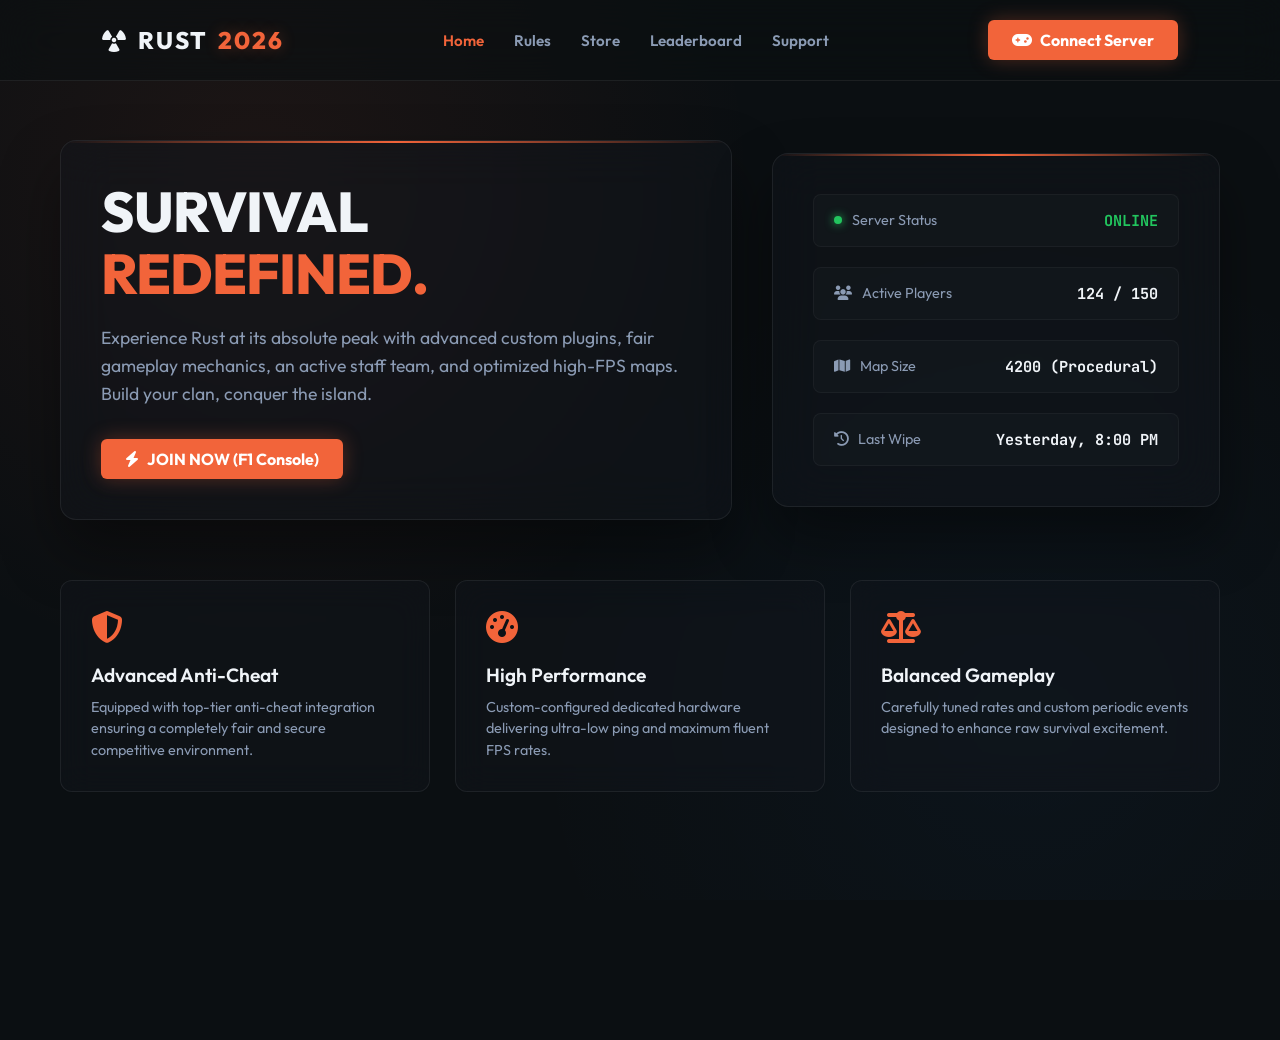
<file: index.html>
<!DOCTYPE html>
<html lang="en">
<head>
    <meta charset="UTF-8">
    <meta name="viewport" content="width=device-width, initial-scale=1.0">
    <title>Rust Server - 2026 Edition</title>
    <link href="https://fonts.googleapis.com/css2?family=Outfit:wght@300;400;600;800&family=JetBrains+Mono:wght@400;700&display=swap" rel="stylesheet">
    <link rel="stylesheet" href="https://cdnjs.cloudflare.com/ajax/libs/font-awesome/6.4.0/css/all.min.css">
    
    <style>
        :root {
            --bg-color: #0b0f12;
            --primary: #f2643a;
            --primary-glow: rgba(242, 100, 58, 0.3);
            --glass-bg: rgba(18, 24, 30, 0.45);
            --glass-border: rgba(255, 255, 255, 0.07);
            --text-main: #f0f4f8;
            --text-muted: #8b9bb4;
        }

        * {
            margin: 0;
            padding: 0;
            box-sizing: border-box;
        }

        body {
            background-color: var(--bg-color);
            background-image: 
                radial-gradient(circle at 20% 20%, rgba(242, 100, 58, 0.08) 0%, transparent 40%),
                radial-gradient(circle at 80% 80%, rgba(30, 144, 255, 0.04) 0%, transparent 40%),
                url('https://images.unsplash.com/photo-1542751371-adc38448a05e?q=80&w=2070&auto=format&fit=crop');
            background-size: cover;
            background-position: center;
            background-attachment: fixed;
            color: var(--text-main);
            font-family: 'Outfit', sans-serif;
            min-height: 100vh;
            overflow-x: hidden;
        }

        /* Navbar */
        nav {
            display: flex;
            justify-content: space-between;
            align-items: center;
            padding: 20px 8%;
            background: rgba(11, 15, 18, 0.6);
            backdrop-filter: blur(20px);
            -webkit-backdrop-filter: blur(20px);
            border-bottom: 1px solid var(--glass-border);
            position: fixed;
            top: 0;
            left: 0;
            right: 0;
            z-index: 1000;
        }

        .logo {
            font-size: 1.5rem;
            font-weight: 800;
            letter-spacing: 2px;
            color: var(--text-main);
            display: flex;
            align-items: center;
            gap: 10px;
            cursor: pointer;
        }

        .logo span {
            color: var(--primary);
            text-shadow: 0 0 15px var(--primary-glow);
        }

        .nav-links {
            display: flex;
            gap: 30px;
            list-style: none;
        }

        .nav-links a {
            text-decoration: none;
            color: var(--text-muted);
            font-weight: 600;
            transition: color 0.3s ease;
            font-size: 0.95rem;
            cursor: pointer;
        }

        .nav-links a:hover, .nav-links a.active {
            color: var(--primary);
        }

        .btn-connect {
            background: var(--primary);
            color: #fff;
            padding: 10px 24px;
            border-radius: 6px;
            font-weight: 700;
            text-decoration: none;
            box-shadow: 0 0 20px var(--primary-glow);
            transition: all 0.3s ease;
            display: flex;
            align-items: center;
            gap: 8px;
        }

        .btn-connect:hover {
            transform: translateY(-2px);
            box-shadow: 0 0 30px rgba(242, 100, 58, 0.6);
        }

        /* Container & Pages */
        .container {
            max-width: 1200px;
            margin: 140px auto 60px auto;
            padding: 0 20px;
        }

        .page-content {
            display: none;
        }

        .page-content.active {
            display: block;
        }

        .hero {
            display: grid;
            grid-template-columns: 1.2fr 0.8fr;
            gap: 40px;
            align-items: center;
            margin-bottom: 60px;
        }

        .glass-card {
            background: var(--glass-bg);
            backdrop-filter: blur(24px);
            -webkit-backdrop-filter: blur(24px);
            border: 1px solid var(--glass-border);
            border-radius: 16px;
            padding: 40px;
            box-shadow: 0 30px 60px rgba(0, 0, 0, 0.4);
            position: relative;
            overflow: hidden;
        }

        .glass-card::before {
            content: '';
            position: absolute;
            top: 0;
            left: 0;
            width: 100%;
            height: 2px;
            background: linear-gradient(90deg, transparent, var(--primary), transparent);
        }

        .hero-content h1 {
            font-size: 3.5rem;
            font-weight: 800;
            line-height: 1.1;
            margin-bottom: 20px;
            letter-spacing: -1px;
        }

        .hero-content h1 span {
            color: var(--primary);
        }

        .hero-content p {
            color: var(--text-muted);
            font-size: 1.1rem;
            line-height: 1.6;
            margin-bottom: 30px;
        }

        .server-status-box {
            display: flex;
            flex-direction: column;
            gap: 20px;
        }

        .status-item {
            display: flex;
            justify-content: space-between;
            align-items: center;
            padding: 15px 20px;
            background: rgba(255, 255, 255, 0.02);
            border-radius: 8px;
            border: 1px solid rgba(255, 255, 255, 0.04);
        }

        .status-label {
            color: var(--text-muted);
            font-size: 0.9rem;
            display: flex;
            align-items: center;
            gap: 10px;
        }

        .status-value {
            font-family: 'JetBrains Mono', monospace;
            font-weight: 700;
            font-size: 0.95rem;
        }

        .live-indicator {
            width: 8px;
            height: 8px;
            background-color: #22c55e;
            border-radius: 50%;
            box-shadow: 0 0 10px #22c55e;
            display: inline-block;
        }

        .features-grid {
            display: grid;
            grid-template-columns: repeat(3, 1fr);
            gap: 25px;
        }

        .feature-card {
            background: var(--glass-bg);
            backdrop-filter: blur(16px);
            -webkit-backdrop-filter: blur(16px);
            border: 1px solid var(--glass-border);
            border-radius: 12px;
            padding: 30px;
            transition: all 0.3s ease;
        }

        .feature-card:hover {
            border-color: rgba(242, 100, 58, 0.3);
            transform: translateY(-5px);
        }

        .feature-card i {
            font-size: 2rem;
            color: var(--primary);
            margin-bottom: 20px;
        }

        .feature-card h3 {
            font-size: 1.2rem;
            margin-bottom: 10px;
            font-weight: 600;
        }

        .feature-card p {
            color: var(--text-muted);
            font-size: 0.9rem;
            line-height: 1.5;
        }

        @media (max-width: 900px) {
            .hero {
                grid-template-columns: 1fr;
            }
            .features-grid {
                grid-template-columns: 1fr;
            }
            .nav-links {
                display: none;
            }
        }
    </style>
</head>
<body>

    <nav>
        <div class="logo" onclick="switchPage('home')">
            <i class="fa-solid fa-radiation"></i> RUST<span>2026</span>
        </div>
        <ul class="nav-links">
            <li><a id="nav-home" class="active" onclick="switchPage('home')">Home</a></li>
            <li><a id="nav-rules" onclick="switchPage('rules')">Rules</a></li>
            <li><a id="nav-store" onclick="switchPage('store')">Store</a></li>
            <li><a id="nav-leaderboard" onclick="switchPage('leaderboard')">Leaderboard</a></li>
            <li><a id="nav-support" onclick="switchPage('support')">Support</a></li>
        </ul>
        <a href="steam://connect/SERVER_IP:PORT" class="btn-connect">
            <i class="fa-solid fa-gamepad"></i> Connect Server
        </a>
    </nav>

    <div class="container">
        
        <div id="page-home" class="page-content active">
            <div class="hero">
                <div class="glass-card hero-content">
                    <h1>SURVIVAL <span>REDEFINED.</span></h1>
                    <p>Experience Rust at its absolute peak with advanced custom plugins, fair gameplay mechanics, an active staff team, and optimized high-FPS maps. Build your clan, conquer the island.</p>
                    <a href="steam://connect/SERVER_IP:PORT" class="btn-connect" style="display: inline-flex;">
                        <i class="fa-solid fa-bolt"></i> JOIN NOW (F1 Console)
                    </a>
                </div>

                <div class="glass-card server-status-box">
                    <div class="status-item">
                        <span class="status-label"><span class="live-indicator"></span> Server Status</span>
                        <span class="status-value" style="color: #22c55e;">ONLINE</span>
                    </div>
                    <div class="status-item">
                        <span class="status-label"><i class="fa-solid fa-users"></i> Active Players</span>
                        <span id="player-count" class="status-value">124 / 150</span>
                    </div>
                    <div class="status-item">
                        <span class="status-label"><i class="fa-solid fa-map"></i> Map Size</span>
                        <span class="status-value">4200 (Procedural)</span>
                    </div>
                    <div class="status-item">
                        <span class="status-label"><i class="fa-solid fa-clock-rotate-left"></i> Last Wipe</span>
                        <span class="status-value">Yesterday, 8:00 PM</span>
                    </div>
                </div>
            </div>

            <div class="features-grid">
                <div class="feature-card">
                    <i class="fa-solid fa-shield-halved"></i>
                    <h3>Advanced Anti-Cheat</h3>
                    <p>Equipped with top-tier anti-cheat integration ensuring a completely fair and secure competitive environment.</p>
                </div>
                <div class="feature-card">
                    <i class="fa-solid fa-gauge-high"></i>
                    <h3>High Performance</h3>
                    <p>Custom-configured dedicated hardware delivering ultra-low ping and maximum fluent FPS rates.</p>
                </div>
                <div class="feature-card">
                    <i class="fa-solid fa-scale-balanced"></i>
                    <h3>Balanced Gameplay</h3>
                    <p>Carefully tuned rates and custom periodic events designed to enhance raw survival excitement.</p>
                </div>
            </div>
        </div>

        <div id="page-rules" class="page-content">
            <div class="glass-card" style="margin-bottom: 30px;">
                <h2 style="font-size: 2rem; margin-bottom: 10px;"><i class="fa-solid fa-book-skull" style="color: var(--primary);"></i> Server <span>Rules</span></h2>
                <p style="color: var(--text-muted);">Please read all rules carefully before playing on our server. Ignorance of rules is not an excuse.</p>
            </div>
            <div class="features-grid" style="grid-template-columns: 1fr; gap: 20px;">
                <div class="feature-card">
                    <h3>01. Maximum Team Limit</h3>
                    <p>The max team limit on this server is 3 players. Alliances, shared bases, or roaming together in groups larger than 3 is strictly prohibited.</p>
                </div>
                <div class="feature-card">
                    <h3>02. Cheating & Exploits</h3>
                    <p>Any usage of third-party software, hacks, macros, game file modifications, or exploiting unintended game bugs leads to an immediate permanent ban.</p>
                </div>
                <div class="feature-card">
                    <h3>03. Chat & Behavior</h3>
                    <p>Harassment, hate speech, spamming chat, or excessive toxicity towards other players or staff members will result in mutes or bans.</p>
                </div>
            </div>
        </div>

        <div id="page-store" class="page-content">
            <div class="glass-card" style="margin-bottom: 30px; text-align: center;">
                <h2 style="font-size: 2.2rem; margin-bottom: 10px;"><i class="fa-solid fa-store" style="color: var(--primary);"></i> VIP & <span>Packages</span></h2>
                <p style="color: var(--text-muted);">Support the server and unlock exclusive perks instantly delivered via RCON.</p>
            </div>
            <div class="features-grid">
                <div class="feature-card" style="text-align: center;">
                    <i class="fa-solid fa-crown" style="font-size: 2.5rem; color: #eab308;"></i>
                    <h3 style="margin-top: 15px;">VIP Rank</h3>
                    <p style="margin: 15px 0;">Skinbox access, priority queue, 10% faster craft and extra homes.</p>
                    <span style="font-family: 'JetBrains Mono'; font-weight: 700; font-size: 1.3rem; color: var(--primary); display: block; margin-bottom: 20px;">$9.99 / mo</span>
                    <a href="#" class="btn-connect" style="justify-content: center;">Purchase</a>
                </div>
                <div class="feature-card" style="text-align: center;">
                    <i class="fa-solid fa-gem" style="font-size: 2.5rem; color: #3b82f6;"></i>
                    <h3 style="margin-top: 15px;">VIP+ Rank</h3>
                    <p style="margin: 15px 0;">All VIP perks plus larger skinbox, remote recycler and extra teleport options.</p>
                    <span style="font-family: 'JetBrains Mono'; font-weight: 700; font-size: 1.3rem; color: var(--primary); display: block; margin-bottom: 20px;">$19.99 / mo</span>
                    <a href="#" class="btn-connect" style="justify-content: center;">Purchase</a>
                </div>
                <div class="feature-card" style="text-align: center;">
                    <i class="fa-solid fa-box-open" style="font-size: 2.5rem; color: var(--primary);"></i>
                    <h3 style="margin-top: 15px;">Mystery Box</h3>
                    <p style="margin: 15px 0;">Chance to win rare weapon skins, high tier components or a free VIP package.</p>
                    <span style="font-family: 'JetBrains Mono'; font-weight: 700; font-size: 1.3rem; color: var(--primary); display: block; margin-bottom: 20px;">$2.99</span>
                    <a href="#" class="btn-connect" style="justify-content: center;">Purchase</a>
                </div>
            </div>
        </div>

        <div id="page-leaderboard" class="page-content">
            <div class="glass-card" style="margin-bottom: 30px;">
                <h2 style="font-size: 2rem; margin-bottom: 10px;"><i class="fa-solid fa-trophy" style="color: #eab308;"></i> Top <span>Survivors</span></h2>
                <p style="color: var(--text-muted);">Weekly updated rankings of the best players based on combat and survival score.</p>
            </div>
            <div class="glass-card server-status-box">
                <div class="status-item" style="font-weight: 800; color: var(--primary);">
                    <span>Rank & Player</span>
                    <span>Kills / Deaths</span>
                </div>
                <div class="status-item">
                    <span class="status-label"><i class="fa-solid fa-medal" style="color: #eab308;"></i> #1 - GhostRider</span>
                    <span class="status-value">342 / 45</span>
                </div>
                <div class="status-item">
                    <span class="status-label"><i class="fa-solid fa-medal" style="color: #94a3b8;"></i> #2 - RustLord07</span>
                    <span class="status-value">289 / 60</span>
                </div>
                <div class="status-item">
                    <span class="status-label"><i class="fa-solid fa-medal" style="color: #b45309;"></i> #3 - SavageBeast</span>
                    <span class="status-value">210 / 52</span>
                </div>
            </div>
        </div>

        <div id="page-support" class="page-content">
            <div class="glass-card">
                <h2><i class="fa-solid fa-headset" style="color: var(--primary);"></i> Support <span>Center</span></h2>
                <p style="color: var(--text-muted); margin-top: 15px;">Need help with a purchase or want to report a player? Join our Discord server to open a ticket instantly.</p>
                <a href="#" class="btn-connect" style="display: inline-flex; margin-top: 25px;">
                    <i class="fa-brands fa-discord"></i> Join Discord
                </a>
            </div>
        </div>

    </div>

    <script>
        function switchPage(pageId) {
            document.querySelectorAll('.page-content').forEach(el => {
                el.classList.remove('active');
            });
            document.querySelectorAll('.nav-links a').forEach(el => {
                el.classList.remove('active');
            });
            
            const targetPage = document.getElementById('page-'.concat(pageId));
            if (targetPage) {
                targetPage.classList.add('active');
            }
            
            const targetNav = document.getElementById('nav-'.concat(pageId));
            if (targetNav) {
                targetNav.classList.add('active');
            }
            
            window.scrollTo({ top: 0, behavior: 'smooth' });
        }
    </script>
</body>
</html>
</file>
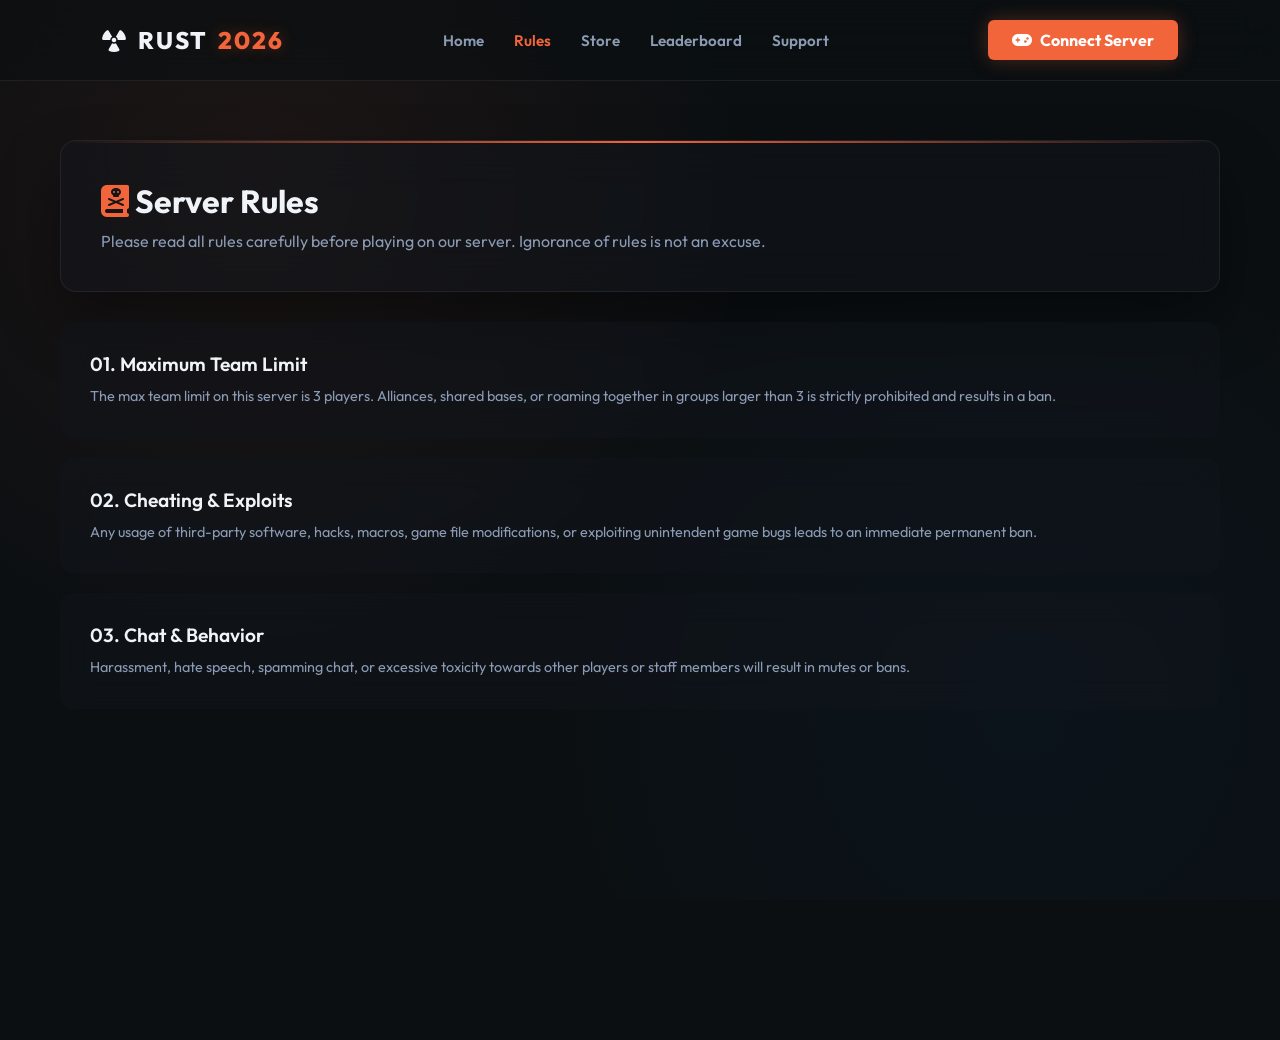
<file: rules.html>
<!DOCTYPE html>
<html lang="en">
<head>
    <meta charset="UTF-8">
    <meta name="viewport" content="width=device-width, initial-scale=1.0">
    <title>Rust Server - Rules</title>
    <link href="https://fonts.googleapis.com/css2?family=Outfit:wght@300;400;600;800&family=JetBrains+Mono:wght@400;700&display=swap" rel="stylesheet">
    <link rel="stylesheet" href="https://cdnjs.cloudflare.com/ajax/libs/font-awesome/6.4.0/css/all.min.css">
    <link rel="stylesheet" href="style.css">
</head>
<body>

    <nav>
        <div class="logo">
            <i class="fa-solid fa-radiation"></i> RUST<span>2026</span>
        </div>
        <ul class="nav-links">
            <li><a href="index.html">Home</a></li>
            <li><a href="rules.html" class="active">Rules</a></li>
            <li><a href="store.html">Store</a></li>
            <li><a href="leaderboard.html">Leaderboard</a></li>
            <li><a href="#support">Support</a></li>
        </ul>
        <a href="steam://connect/SERVER_IP:PORT" class="btn-connect">
            <i class="fa-solid fa-gamepad"></i> Connect Server
        </a>
    </nav>

    <div class="container">
        <div class="glass-card" style="margin-bottom: 30px;">
            <h2 style="font-size: 2rem; margin-bottom: 10px;"><i class="fa-solid fa-book-skull" style="color: var(--primary);"></i> Server <span>Rules</span></h2>
            <p style="color: var(--text-muted);">Please read all rules carefully before playing on our server. Ignorance of rules is not an excuse.</p>
        </div>

        <div class="features-grid" style="grid-template-columns: 1fr; gap: 20px;">
            <div class="feature-card">
                <h3>01. Maximum Team Limit</h3>
                <p>The max team limit on this server is 3 players. Alliances, shared bases, or roaming together in groups larger than 3 is strictly prohibited and results in a ban.</p>
            </div>
            <div class="feature-card">
                <h3>02. Cheating & Exploits</h3>
                <p>Any usage of third-party software, hacks, macros, game file modifications, or exploiting unintendent game bugs leads to an immediate permanent ban.</p>
            </div>
            <div class="feature-card">
                <h3>03. Chat & Behavior</h3>
                <p>Harassment, hate speech, spamming chat, or excessive toxicity towards other players or staff members will result in mutes or bans.</p>
            </div>
        </div>
    </div>

    <script src="script.js"></script>
</body>
</html>
</file>
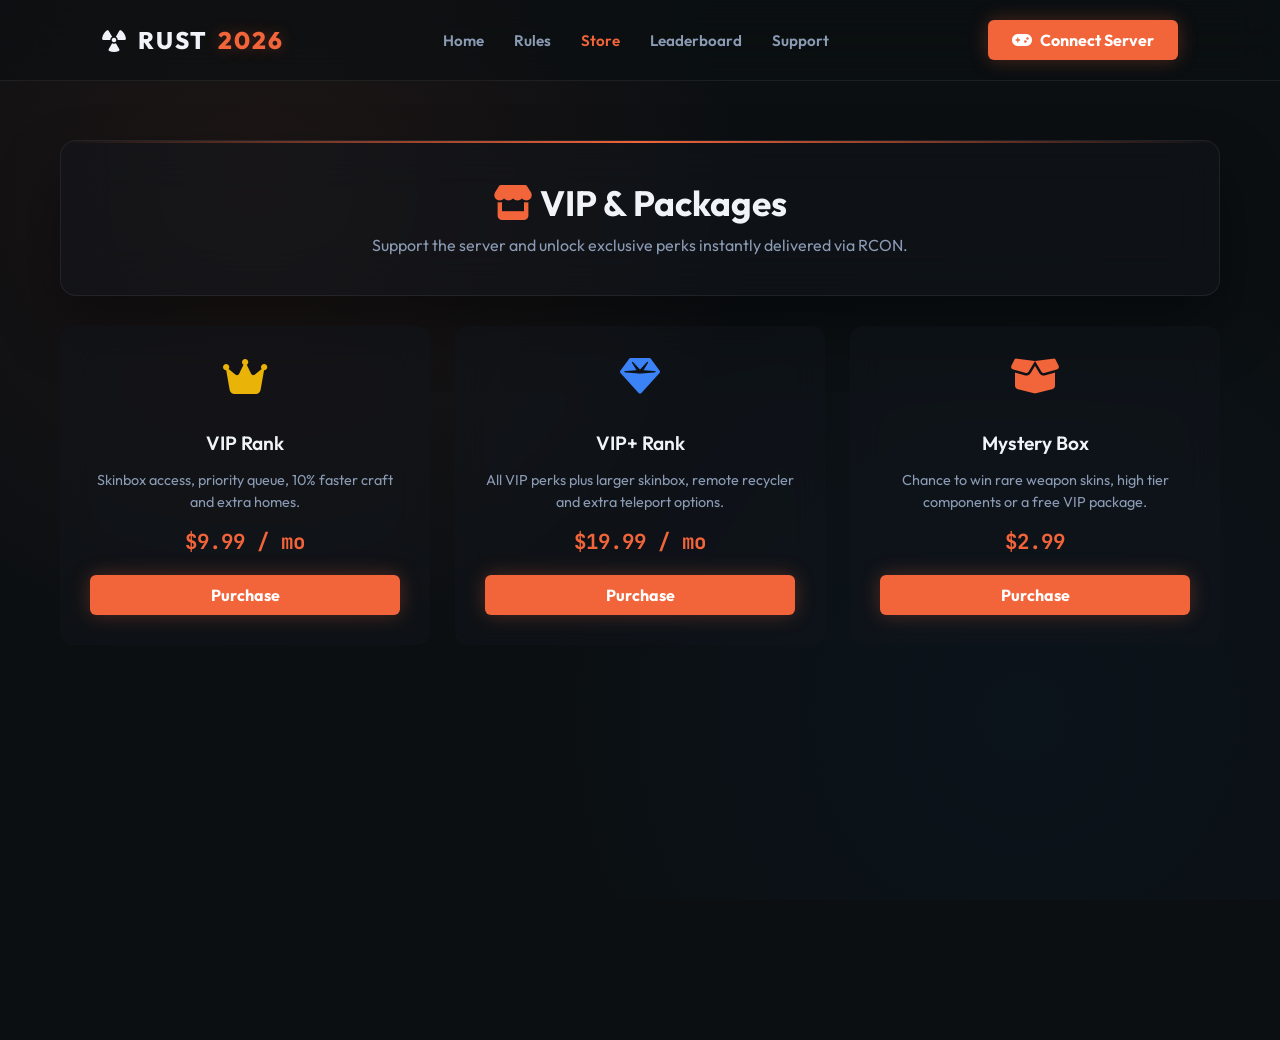
<file: store.html>
<!DOCTYPE html>
<html lang="en">
<head>
    <meta charset="UTF-8">
    <meta name="viewport" content="width=device-width, initial-scale=1.0">
    <title>Rust Server - Store</title>
    <link href="https://fonts.googleapis.com/css2?family=Outfit:wght@300;400;600;800&family=JetBrains+Mono:wght@400;700&display=swap" rel="stylesheet">
    <link rel="stylesheet" href="https://cdnjs.cloudflare.com/ajax/libs/font-awesome/6.4.0/css/all.min.css">
    <link rel="stylesheet" href="style.css">
</head>
<body>

    <nav>
        <div class="logo">
            <i class="fa-solid fa-radiation"></i> RUST<span>2026</span>
        </div>
        <ul class="nav-links">
            <li><a href="index.html">Home</a></li>
            <li><a href="rules.html">Rules</a></li>
            <li><a href="store.html" class="active">Store</a></li>
            <li><a href="leaderboard.html">Leaderboard</a></li>
            <li><a href="#support">Support</a></li>
        </ul>
        <a href="steam://connect/SERVER_IP:PORT" class="btn-connect">
            <i class="fa-solid fa-gamepad"></i> Connect Server
        </a>
    </nav>

    <div class="container">
        <div class="glass-card" style="margin-bottom: 30px; text-align: center;">
            <h2 style="font-size: 2.2rem; margin-bottom: 10px;"><i class="fa-solid fa-store" style="color: var(--primary);"></i> VIP & <span>Packages</span></h2>
            <p style="color: var(--text-muted);">Support the server and unlock exclusive perks instantly delivered via RCON.</p>
        </div>

        <div class="features-grid">
            <div class="feature-card" style="text-align: center;">
                <i class="fa-solid fa-crown" style="font-size: 2.5rem; color: #eab308;"></i>
                <h3 style="margin-top: 15px;">VIP Rank</h3>
                <p style="margin: 15px 0;">Skinbox access, priority queue, 10% faster craft and extra homes.</p>
                <span style="font-family: 'JetBrains Mono'; font-weight: 700; font-size: 1.3rem; color: var(--primary); display: block; margin-bottom: 20px;">$9.99 / mo</span>
                <a href="#" class="btn-connect" style="justify-content: center;">Purchase</a>
            </div>
            <div class="feature-card" style="text-align: center;">
                <i class="fa-solid fa-gem" style="font-size: 2.5rem; color: #3b82f6;"></i>
                <h3 style="margin-top: 15px;">VIP+ Rank</h3>
                <p style="margin: 15px 0;">All VIP perks plus larger skinbox, remote recycler and extra teleport options.</p>
                <span style="font-family: 'JetBrains Mono'; font-weight: 700; font-size: 1.3rem; color: var(--primary); display: block; margin-bottom: 20px;">$19.99 / mo</span>
                <a href="#" class="btn-connect" style="justify-content: center;">Purchase</a>
            </div>
            <div class="feature-card" style="text-align: center;">
                <i class="fa-solid fa-box-open" style="font-size: 2.5rem; color: var(--primary);"></i>
                <h3 style="margin-top: 15px;">Mystery Box</h3>
                <p style="margin: 15px 0;">Chance to win rare weapon skins, high tier components or a free VIP package.</p>
                <span style="font-family: 'JetBrains Mono'; font-weight: 700; font-size: 1.3rem; color: var(--primary); display: block; margin-bottom: 20px;">$2.99</span>
                <a href="#" class="btn-connect" style="justify-content: center;">Purchase</a>
            </div>
        </div>
    </div>

    <script src="script.js"></script>
</body>
</html>
</file>
<file: style.css>
:root {
    --bg-color: #0b0f12;
    --primary: #f2643a;
    --primary-glow: rgba(242, 100, 58, 0.3);
    --glass-bg: rgba(18, 24, 30, 0.45);
    --glass-border: rgba(255, 255, 255, 0.07);
    --text-main: #f0f4f8;
    --text-muted: #8b9bb4;
}

* {
    margin: 0;
    padding: 0;
    box-sizing: border-box;
}

body {
    background-color: var(--bg-color);
    background-image: 
        radial-gradient(circle at 20% 20%, rgba(242, 100, 58, 0.08) 0%, transparent 40%),
        radial-gradient(circle at 80% 80%, rgba(30, 144, 255, 0.04) 0%, transparent 40%),
        url('https://images.unsplash.com/photo-1542751371-adc38448a05e?q=80&w=2070&auto=format&fit=crop');
    background-size: cover;
    background-position: center;
    background-attachment: fixed;
    color: var(--text-main);
    font-family: 'Outfit', sans-serif;
    min-height: 100vh;
    overflow-x: hidden;
}

nav {
    display: flex;
    justify-content: space-between;
    align-items: center;
    padding: 20px 8%;
    background: rgba(11, 15, 18, 0.6);
    backdrop-filter: blur(20px);
    -webkit-backdrop-filter: blur(20px);
    border-bottom: 1px solid var(--glass-border);
    position: fixed;
    top: 0;
    left: 0;
    right: 0;
    z-index: 1000;
}

.logo {
    font-size: 1.5rem;
    font-weight: 800;
    letter-spacing: 2px;
    color: var(--text-main);
    display: flex;
    align-items: center;
    gap: 10px;
}

.logo span {
    color: var(--primary);
    text-shadow: 0 0 15px var(--primary-glow);
}

.nav-links {
    display: flex;
    gap: 30px;
    list-style: none;
}

.nav-links a {
    text-decoration: none;
    color: var(--text-muted);
    font-weight: 600;
    transition: color 0.3s ease;
    font-size: 0.95rem;
}

.nav-links a:hover, .nav-links a.active {
    color: var(--primary);
}

.btn-connect {
    background: var(--primary);
    color: #fff;
    padding: 10px 24px;
    border-radius: 6px;
    font-weight: 700;
    text-decoration: none;
    box-shadow: 0 0 20px var(--primary-glow);
    transition: all 0.3s ease;
    display: flex;
    align-items: center;
    gap: 8px;
}

.btn-connect:hover {
    transform: translateY(-2px);
    box-shadow: 0 0 30px rgba(242, 100, 58, 0.6);
}

.container {
    max-width: 1200px;
    margin: 140px auto 60px auto;
    padding: 0 20px;
}

.hero {
    display: grid;
    grid-template-columns: 1.2fr 0.8fr;
    gap: 40px;
    align-items: center;
    margin-bottom: 60px;
}

.glass-card {
    background: var(--glass-bg);
    backdrop-filter: blur(24px);
    -webkit-backdrop-filter: blur(24px);
    border: 1px solid var(--glass-border);
    border-radius: 16px;
    padding: 40px;
    box-shadow: 0 30px 60px rgba(0, 0, 0, 0.4);
    position: relative;
    overflow: hidden;
}

.glass-card::before {
    content: '';
    position: absolute;
    top: 0;
    left: 0;
    width: 100%;
    height: 2px;
    background: linear-gradient(90deg, transparent, var(--primary), transparent);
}

.hero-content h1 {
    font-size: 3.5rem;
    font-weight: 800;
    line-height: 1.1;
    margin-bottom: 20px;
    letter-spacing: -1px;
}

.hero-content h1 span {
    color: var(--primary);
}

.hero-content p {
    color: var(--text-muted);
    font-size: 1.1rem;
    line-height: 1.6;
    margin-bottom: 30px;
}

.server-status-box {
    display: flex;
    flex-direction: column;
    gap: 20px;
}

.status-item {
    display: flex;
    justify-content: space-between;
    align-items: center;
    padding: 15px 20px;
    background: rgba(255, 255, 255, 0.02);
    border-radius: 8px;
    border: 1px solid rgba(255, 255, 255, 0.04);
}

.status-label {
    color: var(--text-muted);
    font-size: 0.9rem;
    display: flex;
    align-items: center;
    gap: 10px;
}

.status-value {
    font-family: 'JetBrains Mono', monospace;
    font-weight: 700;
    font-size: 0.95rem;
}

.live-indicator {
    width: 8px;
    height: 8px;
    background-color: #22c55e;
    border-radius: 50%;
    box-shadow: 0 0 10px #22c55e;
    display: inline-block;
}

.features-grid {
    display: grid;
    grid-template-columns: repeat(3, 1fr);
    gap: 25px;
}

.feature-card {
    background: var(--glass-bg);
    backdrop-filter: blur(16px);
    -webkit-backdrop-filter: blur(16px);
    border: 1: solid var(--glass-border);
    border-radius: 12px;
    padding: 30px;
    transition: all 0.3s ease;
}

.feature-card:hover {
    border-color: rgba(242, 100, 58, 0.3);
    transform: translateY(-5px);
}

.feature-card i {
    font-size: 2rem;
    color: var(--primary);
    margin-bottom: 20px;
}

.feature-card h3 {
    font-size: 1.2rem;
    margin-bottom: 10px;
    font-weight: 600;
}

.feature-card p {
    color: var(--text-muted);
    font-size: 0.9rem;
    line-height: 1.5;
}

@media (max-width: 900px) {
    .hero {
        grid-template-columns: 1fr;
    }
    .features-grid {
        grid-template-columns: 1fr;
    }
    .nav-links {
        display: none;
    }
}
</file>
